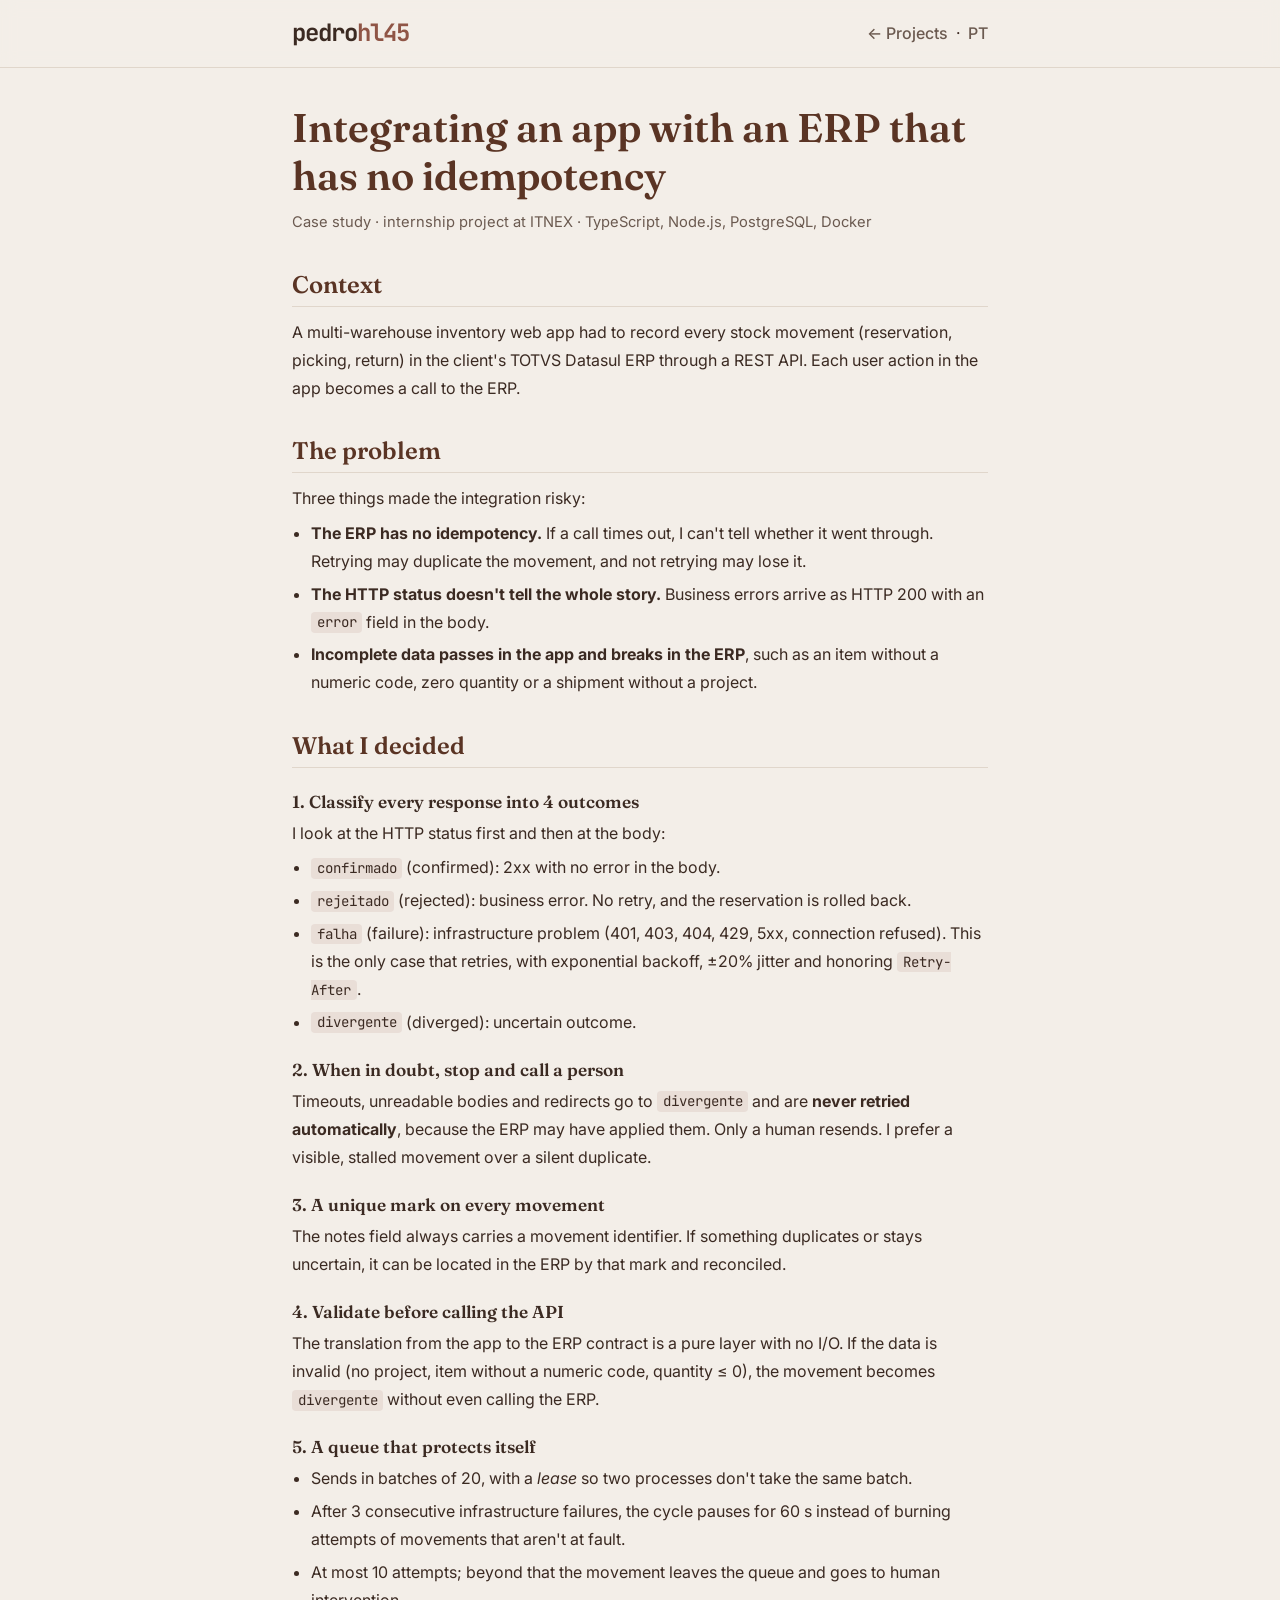
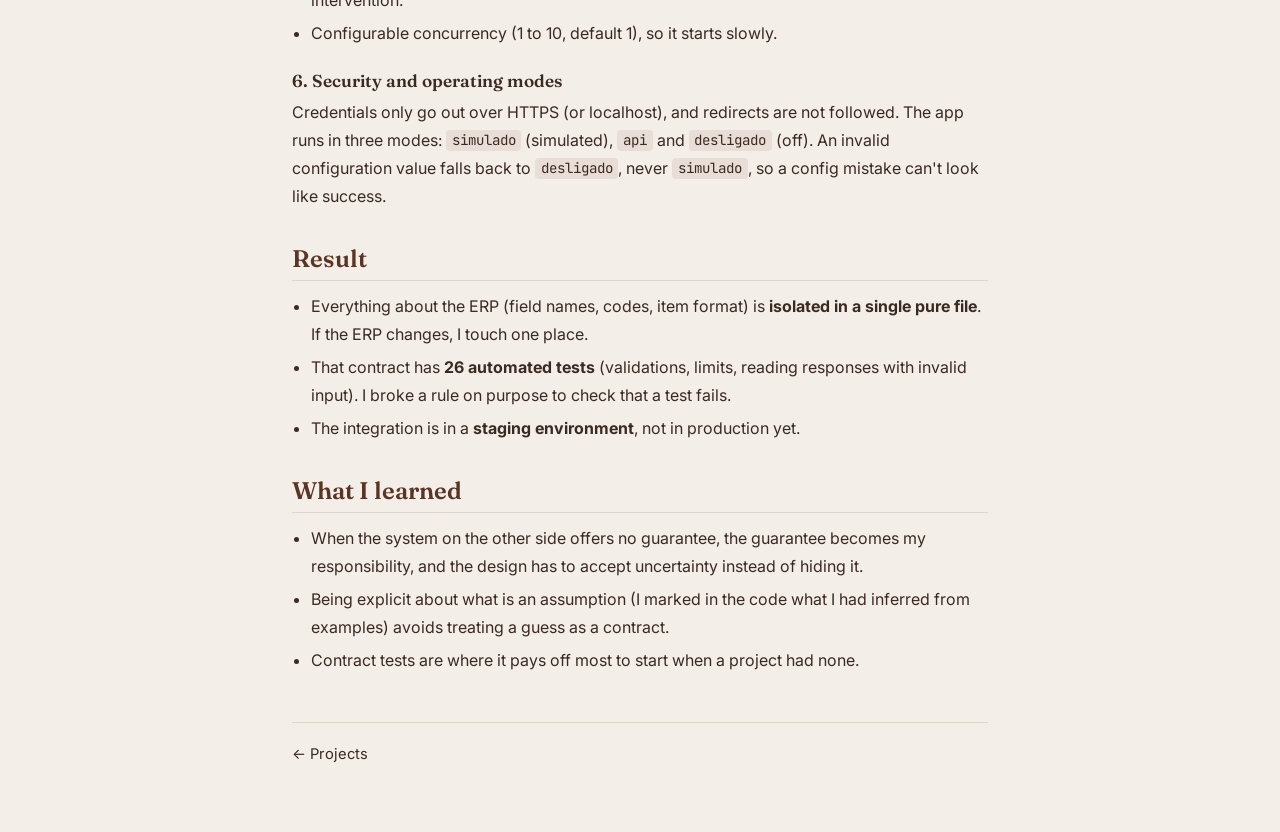
<file: casos/integracao-erp.en.html>
<!DOCTYPE html>
<html lang="en">
<head>
<meta charset="UTF-8">
<meta name="viewport" content="width=device-width, initial-scale=1.0">
<title>Integrating an app with an ERP that has no idempotency | Pedro Henrique Cabral Leite</title>
<meta name="description" content="Case study: how I integrated an inventory app with a TOTVS Datasul ERP that has no idempotency, classifying responses, avoiding duplicates and protecting the send queue.">
<meta name="theme-color" content="#f3eee8" media="(prefers-color-scheme: light)">
<meta name="theme-color" content="#17120f" media="(prefers-color-scheme: dark)">
<link rel="alternate" hreflang="pt-BR" href="https://pedrohl45.github.io/casos/integracao-erp.html">
<link rel="alternate" hreflang="en" href="https://pedrohl45.github.io/casos/integracao-erp.en.html">
<link rel="canonical" href="https://pedrohl45.github.io/casos/integracao-erp.en.html">
<meta property="og:type" content="article">
<meta property="og:title" content="Integrating an app with an ERP that has no idempotency">
<meta property="og:description" content="Case study: how I integrated an inventory app with a TOTVS Datasul ERP that has no idempotency, classifying responses, avoiding duplicates and protecting the send queue.">
<link rel="preconnect" href="https://fonts.googleapis.com">
<link rel="preconnect" href="https://fonts.gstatic.com" crossorigin>
<link href="https://fonts.googleapis.com/css2?family=Fraunces:opsz,wght@9..144,500;9..144,600&family=Inter:wght@400;500;600;700&family=JetBrains+Mono:wght@400;700&display=swap" rel="stylesheet">
<link rel="stylesheet" href="../style.css?v=20261117">
<script>
(function () {
  var t = null;
  try { t = localStorage.getItem('theme'); } catch (e) {}
  if (t !== 'light' && t !== 'dark') {
    t = window.matchMedia && window.matchMedia('(prefers-color-scheme: dark)').matches ? 'dark' : 'light';
  }
  document.documentElement.setAttribute('data-theme', t);
})();
</script>
<style>
.case{max-width:46rem;margin:0 auto;padding:6.5rem 1.25rem 4rem}
.case-top{position:fixed;top:0;left:0;right:0;z-index:10;background:var(--nav-scrolled);backdrop-filter:blur(8px);border-bottom:1px solid var(--border-color)}
.case-top div{max-width:46rem;margin:0 auto;padding:.9rem 1.25rem;display:flex;justify-content:space-between;align-items:center}
.case-top a{color:var(--text-muted);text-decoration:none;font-weight:500}
.case-top a:hover{color:var(--primary)}
.case-top .logo{font-family:var(--font-mono,monospace);font-weight:700;color:var(--text-main)}
.case-top .logo span{color:var(--primary)}
.case h1{font-family:var(--font-display);color:var(--heading);font-size:clamp(1.8rem,5vw,2.5rem);line-height:1.2;margin-bottom:.6rem}
.case .meta{color:var(--text-muted);font-size:.92rem;margin-bottom:2.2rem}
.case h2{font-family:var(--font-display);color:var(--heading);font-size:1.5rem;margin:2.2rem 0 .7rem;padding-bottom:.4rem;border-bottom:1px solid var(--border-color)}
.case h3{color:var(--text-main);font-size:1.08rem;margin:1.5rem 0 .4rem}
.case p,.case li{color:var(--text-main);line-height:1.75}
.case ul{margin:.4rem 0 .6rem 1.2rem}
.case li{margin:.3rem 0}
.case code{font-family:var(--font-mono,monospace);font-size:.88em;background:var(--primary-soft);padding:.1em .4em;border-radius:.25rem}
.case .foot{margin-top:3rem;padding-top:1.2rem;border-top:1px solid var(--border-color);color:var(--text-muted);font-size:.92rem}
</style>
</head>
<body>
<header class="case-top"><div>
<a class="logo" href="../">pedro<span>hl45</span></a>
<span><a href="../#projetos">← Projects</a> &nbsp;·&nbsp; <a href="integracao-erp.html" hreflang="pt-BR">PT</a></span>
</div></header>
<main class="case">
<h1>Integrating an app with an ERP that has no idempotency</h1>
<p class="meta">Case study · internship project at ITNEX · TypeScript, Node.js, PostgreSQL, Docker</p>
<h2>Context</h2>
<p>A multi-warehouse inventory web app had to record every stock movement (reservation, picking, return) in the client's TOTVS Datasul ERP through a REST API. Each user action in the app becomes a call to the ERP.</p>
<h2>The problem</h2>
<p>Three things made the integration risky:</p>
<ul><li><strong>The ERP has no idempotency.</strong> If a call times out, I can't tell whether it went through. Retrying may duplicate the movement, and not retrying may lose it.</li><li><strong>The HTTP status doesn't tell the whole story.</strong> Business errors arrive as HTTP 200 with an <code>error</code> field in the body.</li><li><strong>Incomplete data passes in the app and breaks in the ERP</strong>, such as an item without a numeric code, zero quantity or a shipment without a project.</li></ul>
<h2>What I decided</h2>
<h3>1. Classify every response into 4 outcomes</h3>
<p>I look at the HTTP status first and then at the body:</p>
<ul><li><code>confirmado</code> (confirmed): 2xx with no error in the body.</li><li><code>rejeitado</code> (rejected): business error. No retry, and the reservation is rolled back.</li><li><code>falha</code> (failure): infrastructure problem (401, 403, 404, 429, 5xx, connection refused). This is the only case that retries, with exponential backoff, ±20% jitter and honoring <code>Retry-After</code>.</li><li><code>divergente</code> (diverged): uncertain outcome.</li></ul>
<h3>2. When in doubt, stop and call a person</h3>
<p>Timeouts, unreadable bodies and redirects go to <code>divergente</code> and are <strong>never retried automatically</strong>, because the ERP may have applied them. Only a human resends. I prefer a visible, stalled movement over a silent duplicate.</p>
<h3>3. A unique mark on every movement</h3>
<p>The notes field always carries a movement identifier. If something duplicates or stays uncertain, it can be located in the ERP by that mark and reconciled.</p>
<h3>4. Validate before calling the API</h3>
<p>The translation from the app to the ERP contract is a pure layer with no I/O. If the data is invalid (no project, item without a numeric code, quantity ≤ 0), the movement becomes <code>divergente</code> without even calling the ERP.</p>
<h3>5. A queue that protects itself</h3>
<ul><li>Sends in batches of 20, with a <em>lease</em> so two processes don't take the same batch.</li><li>After 3 consecutive infrastructure failures, the cycle pauses for 60 s instead of burning attempts of movements that aren't at fault.</li><li>At most 10 attempts; beyond that the movement leaves the queue and goes to human intervention.</li><li>Configurable concurrency (1 to 10, default 1), so it starts slowly.</li></ul>
<h3>6. Security and operating modes</h3>
<p>Credentials only go out over HTTPS (or localhost), and redirects are not followed. The app runs in three modes: <code>simulado</code> (simulated), <code>api</code> and <code>desligado</code> (off). An invalid configuration value falls back to <code>desligado</code>, never <code>simulado</code>, so a config mistake can't look like success.</p>
<h2>Result</h2>
<ul><li>Everything about the ERP (field names, codes, item format) is <strong>isolated in a single pure file</strong>. If the ERP changes, I touch one place.</li><li>That contract has <strong>26 automated tests</strong> (validations, limits, reading responses with invalid input). I broke a rule on purpose to check that a test fails.</li><li>The integration is in a <strong>staging environment</strong>, not in production yet.</li></ul>
<h2>What I learned</h2>
<ul><li>When the system on the other side offers no guarantee, the guarantee becomes my responsibility, and the design has to accept uncertainty instead of hiding it.</li><li>Being explicit about what is an assumption (I marked in the code what I had inferred from examples) avoids treating a guess as a contract.</li><li>Contract tests are where it pays off most to start when a project had none.</li></ul>
<p class="foot"><a href="../#projetos">← Projects</a></p>
</main>
</body>
</html>
</file>
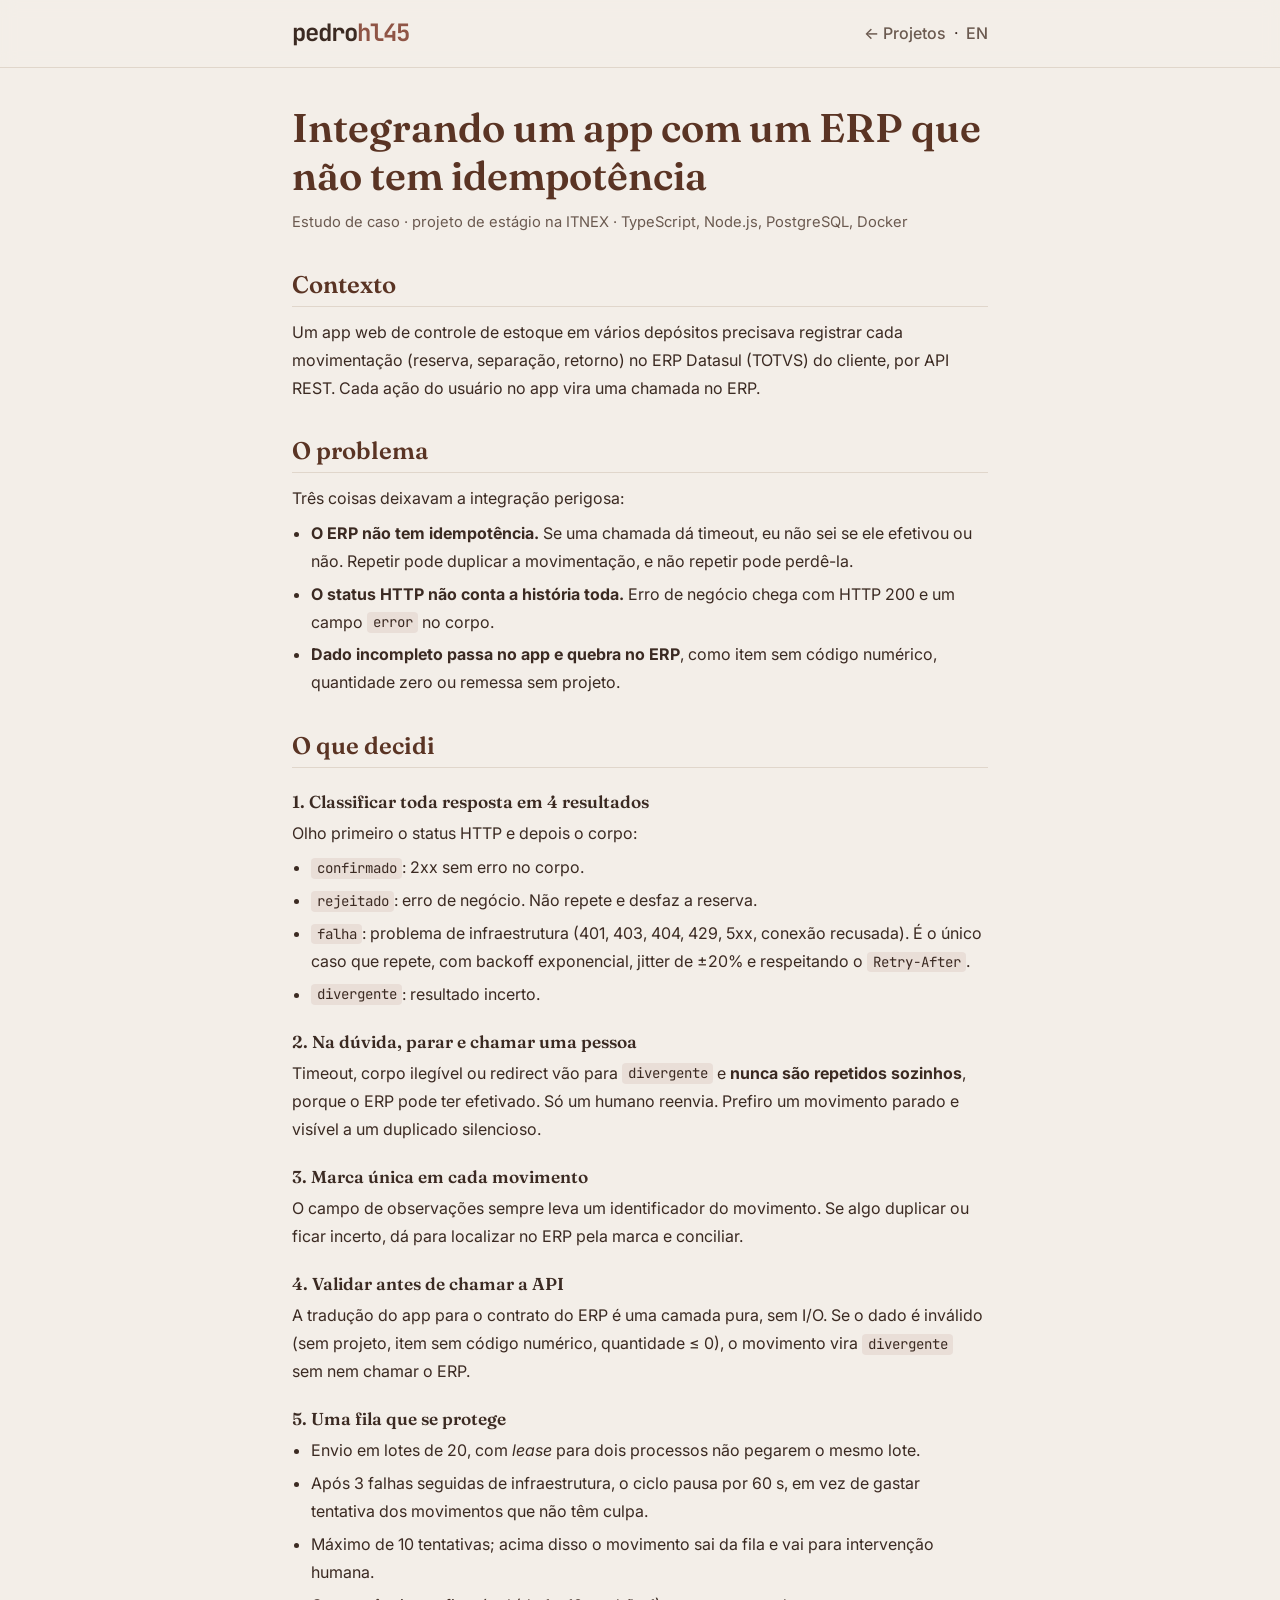
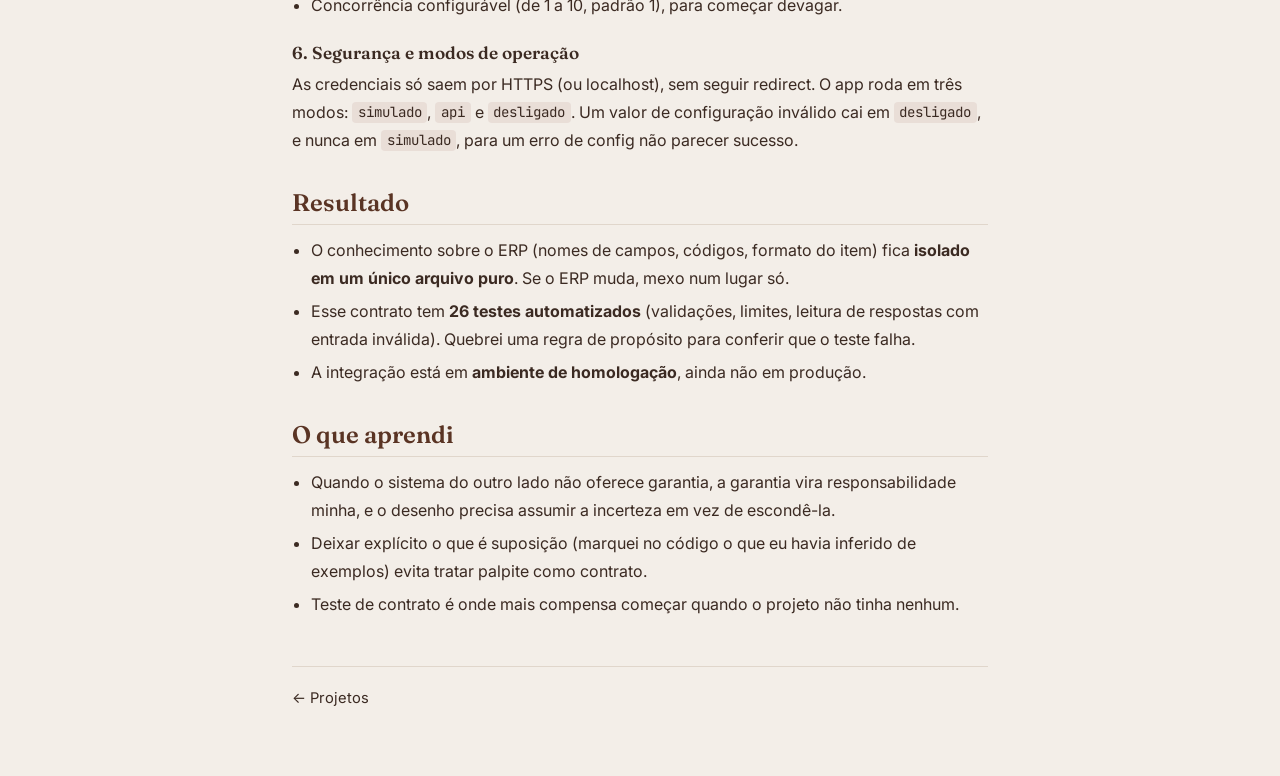
<file: casos/integracao-erp.html>
<!DOCTYPE html>
<html lang="pt-BR">
<head>
<meta charset="UTF-8">
<meta name="viewport" content="width=device-width, initial-scale=1.0">
<title>Integrando um app com um ERP que não tem idempotência | Pedro Henrique Cabral Leite</title>
<meta name="description" content="Estudo de caso: como integrei um app de estoque a um ERP Datasul (TOTVS) sem idempotência, classificando respostas, evitando duplicidade e protegendo a fila de envio.">
<meta name="theme-color" content="#f3eee8" media="(prefers-color-scheme: light)">
<meta name="theme-color" content="#17120f" media="(prefers-color-scheme: dark)">
<link rel="alternate" hreflang="pt-BR" href="https://pedrohl45.github.io/casos/integracao-erp.html">
<link rel="alternate" hreflang="en" href="https://pedrohl45.github.io/casos/integracao-erp.en.html">
<link rel="canonical" href="https://pedrohl45.github.io/casos/integracao-erp.html">
<meta property="og:type" content="article">
<meta property="og:title" content="Integrando um app com um ERP que não tem idempotência">
<meta property="og:description" content="Estudo de caso: como integrei um app de estoque a um ERP Datasul (TOTVS) sem idempotência, classificando respostas, evitando duplicidade e protegendo a fila de envio.">
<link rel="preconnect" href="https://fonts.googleapis.com">
<link rel="preconnect" href="https://fonts.gstatic.com" crossorigin>
<link href="https://fonts.googleapis.com/css2?family=Fraunces:opsz,wght@9..144,500;9..144,600&family=Inter:wght@400;500;600;700&family=JetBrains+Mono:wght@400;700&display=swap" rel="stylesheet">
<link rel="stylesheet" href="../style.css?v=20261117">
<script>
(function () {
  var t = null;
  try { t = localStorage.getItem('theme'); } catch (e) {}
  if (t !== 'light' && t !== 'dark') {
    t = window.matchMedia && window.matchMedia('(prefers-color-scheme: dark)').matches ? 'dark' : 'light';
  }
  document.documentElement.setAttribute('data-theme', t);
})();
</script>
<style>
.case{max-width:46rem;margin:0 auto;padding:6.5rem 1.25rem 4rem}
.case-top{position:fixed;top:0;left:0;right:0;z-index:10;background:var(--nav-scrolled);backdrop-filter:blur(8px);border-bottom:1px solid var(--border-color)}
.case-top div{max-width:46rem;margin:0 auto;padding:.9rem 1.25rem;display:flex;justify-content:space-between;align-items:center}
.case-top a{color:var(--text-muted);text-decoration:none;font-weight:500}
.case-top a:hover{color:var(--primary)}
.case-top .logo{font-family:var(--font-mono,monospace);font-weight:700;color:var(--text-main)}
.case-top .logo span{color:var(--primary)}
.case h1{font-family:var(--font-display);color:var(--heading);font-size:clamp(1.8rem,5vw,2.5rem);line-height:1.2;margin-bottom:.6rem}
.case .meta{color:var(--text-muted);font-size:.92rem;margin-bottom:2.2rem}
.case h2{font-family:var(--font-display);color:var(--heading);font-size:1.5rem;margin:2.2rem 0 .7rem;padding-bottom:.4rem;border-bottom:1px solid var(--border-color)}
.case h3{color:var(--text-main);font-size:1.08rem;margin:1.5rem 0 .4rem}
.case p,.case li{color:var(--text-main);line-height:1.75}
.case ul{margin:.4rem 0 .6rem 1.2rem}
.case li{margin:.3rem 0}
.case code{font-family:var(--font-mono,monospace);font-size:.88em;background:var(--primary-soft);padding:.1em .4em;border-radius:.25rem}
.case .foot{margin-top:3rem;padding-top:1.2rem;border-top:1px solid var(--border-color);color:var(--text-muted);font-size:.92rem}
</style>
</head>
<body>
<header class="case-top"><div>
<a class="logo" href="../">pedro<span>hl45</span></a>
<span><a href="../#projetos">← Projetos</a> &nbsp;·&nbsp; <a href="integracao-erp.en.html" hreflang="en">EN</a></span>
</div></header>
<main class="case">
<h1>Integrando um app com um ERP que não tem idempotência</h1>
<p class="meta">Estudo de caso · projeto de estágio na ITNEX · TypeScript, Node.js, PostgreSQL, Docker</p>
<h2>Contexto</h2>
<p>Um app web de controle de estoque em vários depósitos precisava registrar cada movimentação (reserva, separação, retorno) no ERP Datasul (TOTVS) do cliente, por API REST. Cada ação do usuário no app vira uma chamada no ERP.</p>
<h2>O problema</h2>
<p>Três coisas deixavam a integração perigosa:</p>
<ul><li><strong>O ERP não tem idempotência.</strong> Se uma chamada dá timeout, eu não sei se ele efetivou ou não. Repetir pode duplicar a movimentação, e não repetir pode perdê-la.</li><li><strong>O status HTTP não conta a história toda.</strong> Erro de negócio chega com HTTP 200 e um campo <code>error</code> no corpo.</li><li><strong>Dado incompleto passa no app e quebra no ERP</strong>, como item sem código numérico, quantidade zero ou remessa sem projeto.</li></ul>
<h2>O que decidi</h2>
<h3>1. Classificar toda resposta em 4 resultados</h3>
<p>Olho primeiro o status HTTP e depois o corpo:</p>
<ul><li><code>confirmado</code>: 2xx sem erro no corpo.</li><li><code>rejeitado</code>: erro de negócio. Não repete e desfaz a reserva.</li><li><code>falha</code>: problema de infraestrutura (401, 403, 404, 429, 5xx, conexão recusada). É o único caso que repete, com backoff exponencial, jitter de ±20% e respeitando o <code>Retry-After</code>.</li><li><code>divergente</code>: resultado incerto.</li></ul>
<h3>2. Na dúvida, parar e chamar uma pessoa</h3>
<p>Timeout, corpo ilegível ou redirect vão para <code>divergente</code> e <strong>nunca são repetidos sozinhos</strong>, porque o ERP pode ter efetivado. Só um humano reenvia. Prefiro um movimento parado e visível a um duplicado silencioso.</p>
<h3>3. Marca única em cada movimento</h3>
<p>O campo de observações sempre leva um identificador do movimento. Se algo duplicar ou ficar incerto, dá para localizar no ERP pela marca e conciliar.</p>
<h3>4. Validar antes de chamar a API</h3>
<p>A tradução do app para o contrato do ERP é uma camada pura, sem I/O. Se o dado é inválido (sem projeto, item sem código numérico, quantidade ≤ 0), o movimento vira <code>divergente</code> sem nem chamar o ERP.</p>
<h3>5. Uma fila que se protege</h3>
<ul><li>Envio em lotes de 20, com <em>lease</em> para dois processos não pegarem o mesmo lote.</li><li>Após 3 falhas seguidas de infraestrutura, o ciclo pausa por 60 s, em vez de gastar tentativa dos movimentos que não têm culpa.</li><li>Máximo de 10 tentativas; acima disso o movimento sai da fila e vai para intervenção humana.</li><li>Concorrência configurável (de 1 a 10, padrão 1), para começar devagar.</li></ul>
<h3>6. Segurança e modos de operação</h3>
<p>As credenciais só saem por HTTPS (ou localhost), sem seguir redirect. O app roda em três modos: <code>simulado</code>, <code>api</code> e <code>desligado</code>. Um valor de configuração inválido cai em <code>desligado</code>, e nunca em <code>simulado</code>, para um erro de config não parecer sucesso.</p>
<h2>Resultado</h2>
<ul><li>O conhecimento sobre o ERP (nomes de campos, códigos, formato do item) fica <strong>isolado em um único arquivo puro</strong>. Se o ERP muda, mexo num lugar só.</li><li>Esse contrato tem <strong>26 testes automatizados</strong> (validações, limites, leitura de respostas com entrada inválida). Quebrei uma regra de propósito para conferir que o teste falha.</li><li>A integração está em <strong>ambiente de homologação</strong>, ainda não em produção.</li></ul>
<h2>O que aprendi</h2>
<ul><li>Quando o sistema do outro lado não oferece garantia, a garantia vira responsabilidade minha, e o desenho precisa assumir a incerteza em vez de escondê-la.</li><li>Deixar explícito o que é suposição (marquei no código o que eu havia inferido de exemplos) evita tratar palpite como contrato.</li><li>Teste de contrato é onde mais compensa começar quando o projeto não tinha nenhum.</li></ul>
<p class="foot"><a href="../#projetos">← Projetos</a></p>
</main>
</body>
</html>
</file>
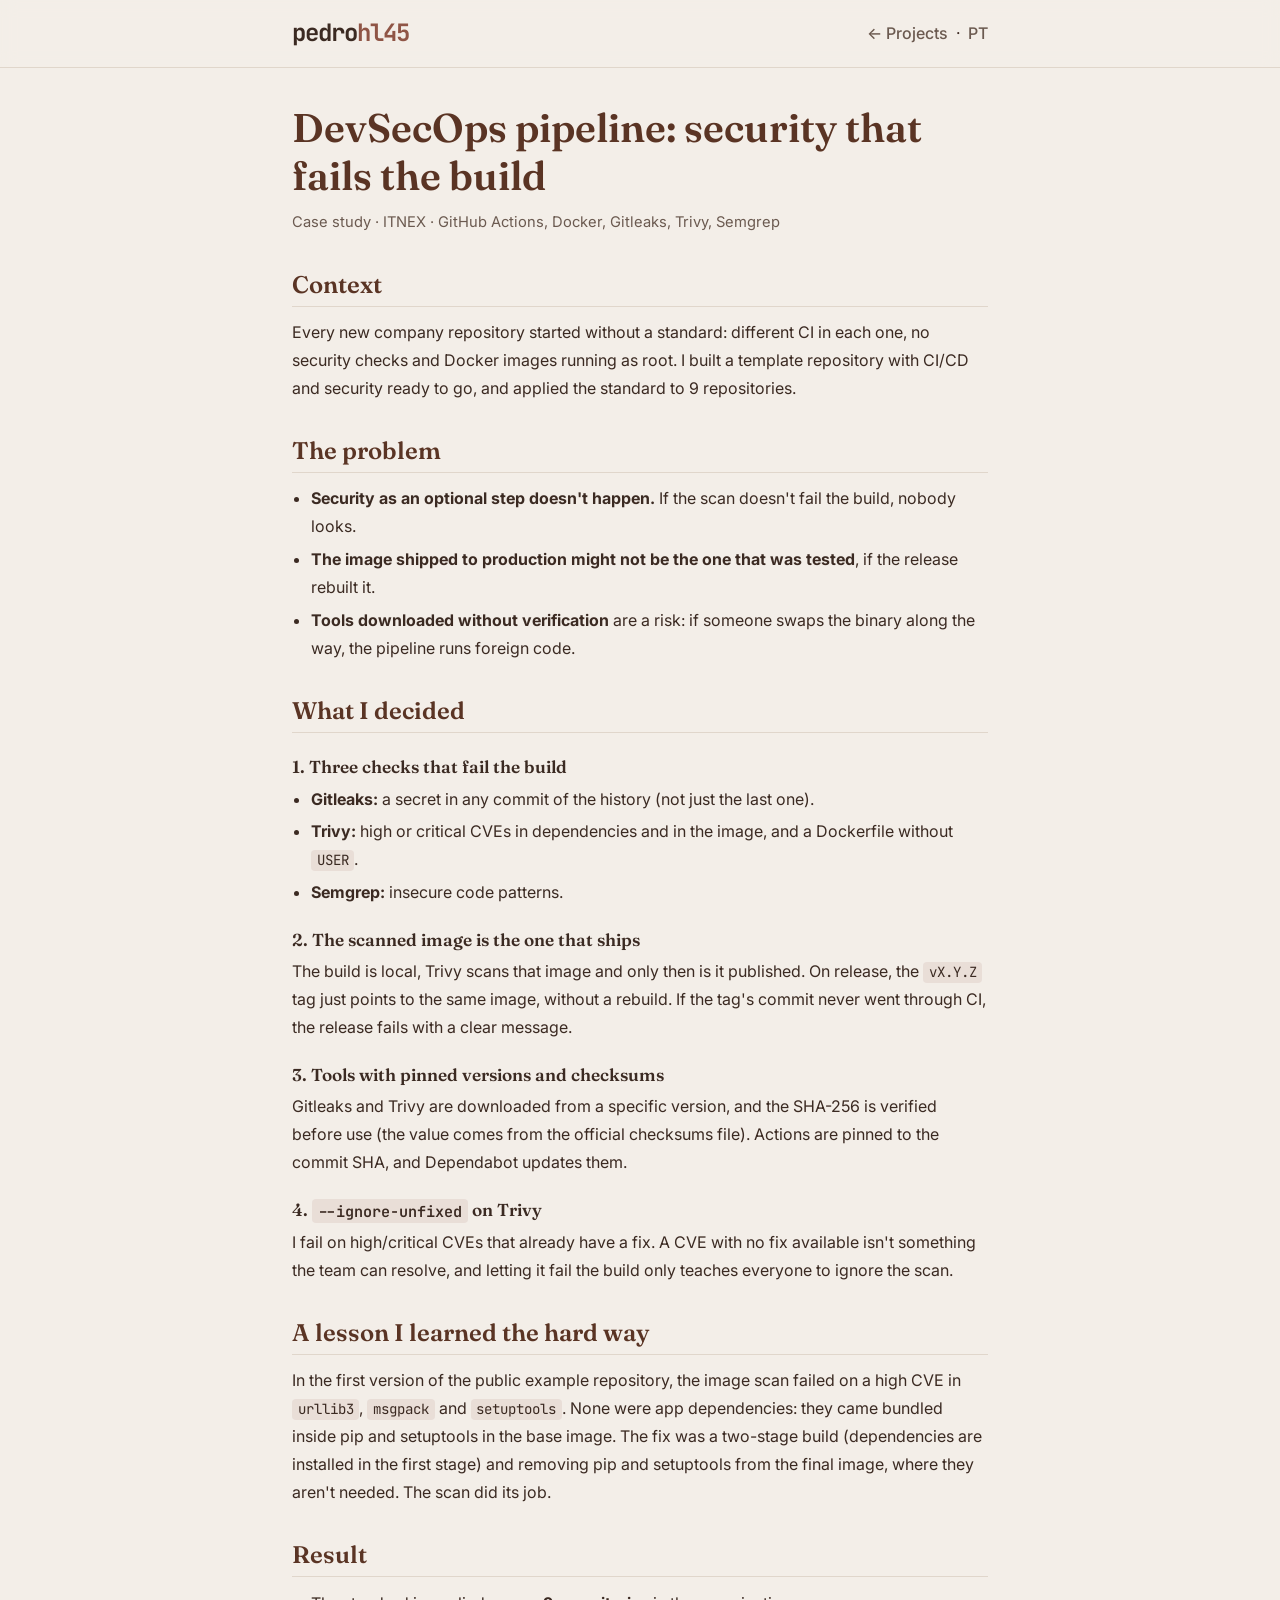
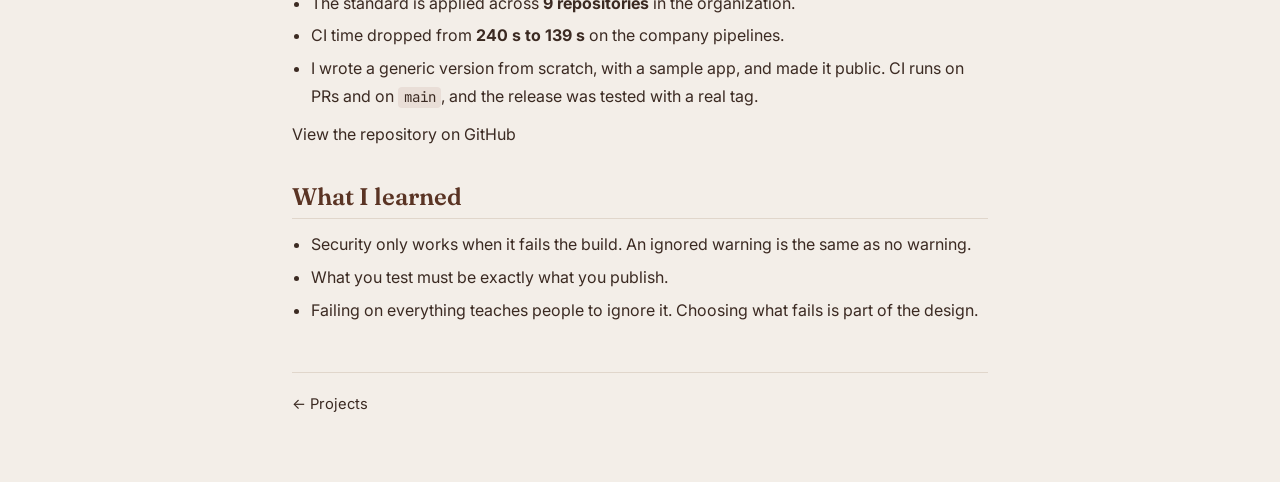
<file: casos/pipeline-devsecops.en.html>
<!DOCTYPE html>
<html lang="en">
<head>
<meta charset="UTF-8">
<meta name="viewport" content="width=device-width, initial-scale=1.0">
<title>DevSecOps pipeline: security that fails the build | Pedro Henrique Cabral Leite</title>
<meta name="description" content="Case study: how I built a CI/CD pipeline with Gitleaks, Trivy and Semgrep, and why the scanned image is the same one that ships.">
<meta name="theme-color" content="#f3eee8" media="(prefers-color-scheme: light)">
<meta name="theme-color" content="#17120f" media="(prefers-color-scheme: dark)">
<link rel="alternate" hreflang="pt-BR" href="https://pedrohl45.github.io/casos/pipeline-devsecops.html">
<link rel="alternate" hreflang="en" href="https://pedrohl45.github.io/casos/pipeline-devsecops.en.html">
<link rel="canonical" href="https://pedrohl45.github.io/casos/pipeline-devsecops.en.html">
<meta property="og:type" content="article">
<meta property="og:title" content="DevSecOps pipeline: security that fails the build">
<meta property="og:description" content="Case study: how I built a CI/CD pipeline with Gitleaks, Trivy and Semgrep, and why the scanned image is the same one that ships.">
<link rel="preconnect" href="https://fonts.googleapis.com">
<link rel="preconnect" href="https://fonts.gstatic.com" crossorigin>
<link href="https://fonts.googleapis.com/css2?family=Fraunces:opsz,wght@9..144,500;9..144,600&family=Inter:wght@400;500;600;700&family=JetBrains+Mono:wght@400;700&display=swap" rel="stylesheet">
<link rel="stylesheet" href="../style.css?v=20261117">
<script>
(function () {
  var t = null;
  try { t = localStorage.getItem('theme'); } catch (e) {}
  if (t !== 'light' && t !== 'dark') {
    t = window.matchMedia && window.matchMedia('(prefers-color-scheme: dark)').matches ? 'dark' : 'light';
  }
  document.documentElement.setAttribute('data-theme', t);
})();
</script>
<style>
.case{max-width:46rem;margin:0 auto;padding:6.5rem 1.25rem 4rem}
.case-top{position:fixed;top:0;left:0;right:0;z-index:10;background:var(--nav-scrolled);backdrop-filter:blur(8px);border-bottom:1px solid var(--border-color)}
.case-top div{max-width:46rem;margin:0 auto;padding:.9rem 1.25rem;display:flex;justify-content:space-between;align-items:center}
.case-top a{color:var(--text-muted);text-decoration:none;font-weight:500}
.case-top a:hover{color:var(--primary)}
.case-top .logo{font-family:var(--font-mono,monospace);font-weight:700;color:var(--text-main)}
.case-top .logo span{color:var(--primary)}
.case h1{font-family:var(--font-display);color:var(--heading);font-size:clamp(1.8rem,5vw,2.5rem);line-height:1.2;margin-bottom:.6rem}
.case .meta{color:var(--text-muted);font-size:.92rem;margin-bottom:2.2rem}
.case h2{font-family:var(--font-display);color:var(--heading);font-size:1.5rem;margin:2.2rem 0 .7rem;padding-bottom:.4rem;border-bottom:1px solid var(--border-color)}
.case h3{color:var(--text-main);font-size:1.08rem;margin:1.5rem 0 .4rem}
.case p,.case li{color:var(--text-main);line-height:1.75}
.case ul{margin:.4rem 0 .6rem 1.2rem}
.case li{margin:.3rem 0}
.case code{font-family:var(--font-mono,monospace);font-size:.88em;background:var(--primary-soft);padding:.1em .4em;border-radius:.25rem}
.case .foot{margin-top:3rem;padding-top:1.2rem;border-top:1px solid var(--border-color);color:var(--text-muted);font-size:.92rem}
</style>
</head>
<body>
<header class="case-top"><div>
<a class="logo" href="../">pedro<span>hl45</span></a>
<span><a href="../#projetos">← Projects</a> &nbsp;·&nbsp; <a href="pipeline-devsecops.html" hreflang="pt-BR">PT</a></span>
</div></header>
<main class="case">
<h1>DevSecOps pipeline: security that fails the build</h1>
<p class="meta">Case study · ITNEX · GitHub Actions, Docker, Gitleaks, Trivy, Semgrep</p>
<h2>Context</h2>
<p>Every new company repository started without a standard: different CI in each one, no security checks and Docker images running as root. I built a template repository with CI/CD and security ready to go, and applied the standard to 9 repositories.</p>
<h2>The problem</h2>
<ul><li><strong>Security as an optional step doesn't happen.</strong> If the scan doesn't fail the build, nobody looks.</li><li><strong>The image shipped to production might not be the one that was tested</strong>, if the release rebuilt it.</li><li><strong>Tools downloaded without verification</strong> are a risk: if someone swaps the binary along the way, the pipeline runs foreign code.</li></ul>
<h2>What I decided</h2>
<h3>1. Three checks that fail the build</h3>
<ul><li><strong>Gitleaks:</strong> a secret in any commit of the history (not just the last one).</li><li><strong>Trivy:</strong> high or critical CVEs in dependencies and in the image, and a Dockerfile without <code>USER</code>.</li><li><strong>Semgrep:</strong> insecure code patterns.</li></ul>
<h3>2. The scanned image is the one that ships</h3>
<p>The build is local, Trivy scans that image and only then is it published. On release, the <code>vX.Y.Z</code> tag just points to the same image, without a rebuild. If the tag's commit never went through CI, the release fails with a clear message.</p>
<h3>3. Tools with pinned versions and checksums</h3>
<p>Gitleaks and Trivy are downloaded from a specific version, and the SHA-256 is verified before use (the value comes from the official checksums file). Actions are pinned to the commit SHA, and Dependabot updates them.</p>
<h3>4. <code>--ignore-unfixed</code> on Trivy</h3>
<p>I fail on high/critical CVEs that already have a fix. A CVE with no fix available isn't something the team can resolve, and letting it fail the build only teaches everyone to ignore the scan.</p>
<h2>A lesson I learned the hard way</h2>
<p>In the first version of the public example repository, the image scan failed on a high CVE in <code>urllib3</code>, <code>msgpack</code> and <code>setuptools</code>. None were app dependencies: they came bundled inside pip and setuptools in the base image. The fix was a two-stage build (dependencies are installed in the first stage) and removing pip and setuptools from the final image, where they aren't needed. The scan did its job.</p>
<h2>Result</h2>
<ul><li>The standard is applied across <strong>9 repositories</strong> in the organization.</li><li>CI time dropped from <strong>240 s to 139 s</strong> on the company pipelines.</li><li>I wrote a generic version from scratch, with a sample app, and made it public. CI runs on PRs and on <code>main</code>, and the release was tested with a real tag.</li></ul>
<p><a href="https://github.com/pedrohl45/devsecops-pipeline-template" target="_blank" rel="noopener">View the repository on GitHub</a></p>
<h2>What I learned</h2>
<ul><li>Security only works when it fails the build. An ignored warning is the same as no warning.</li><li>What you test must be exactly what you publish.</li><li>Failing on everything teaches people to ignore it. Choosing what fails is part of the design.</li></ul>
<p class="foot"><a href="../#projetos">← Projects</a></p>
</main>
</body>
</html>
</file>
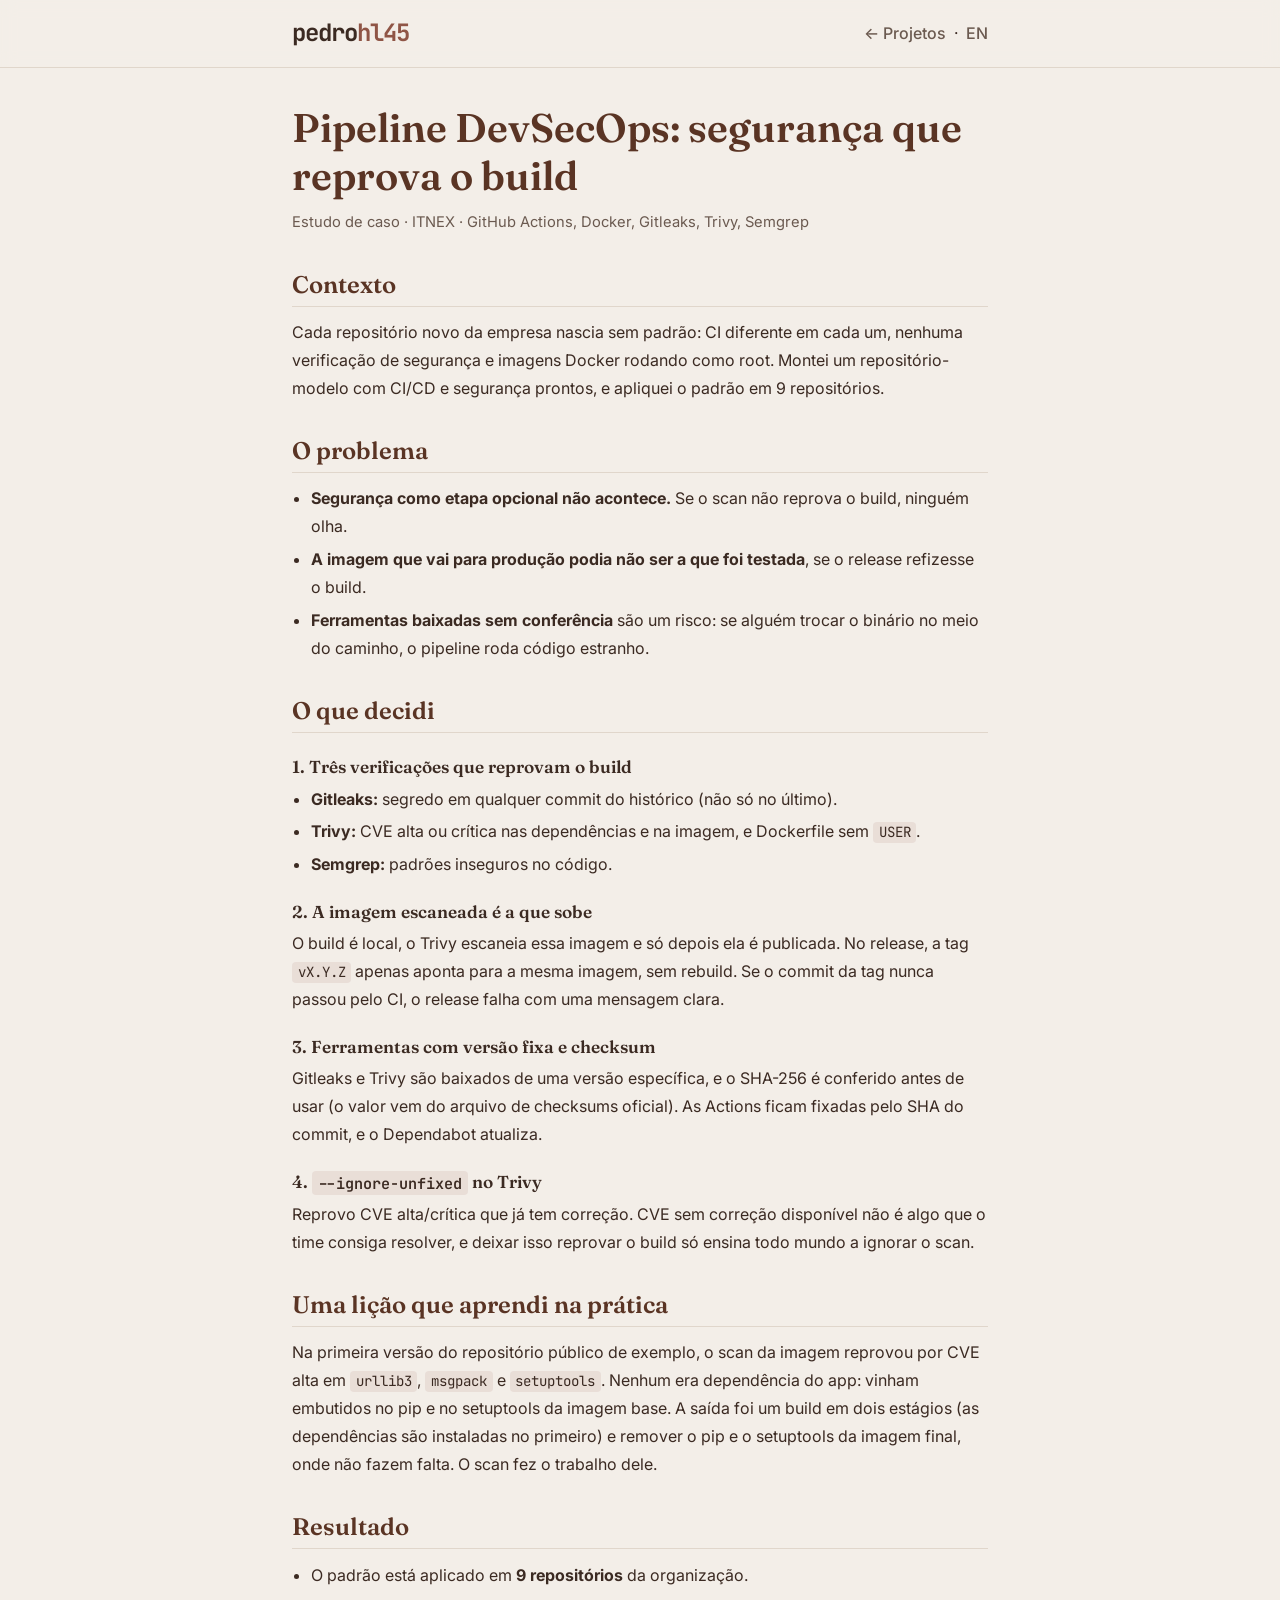
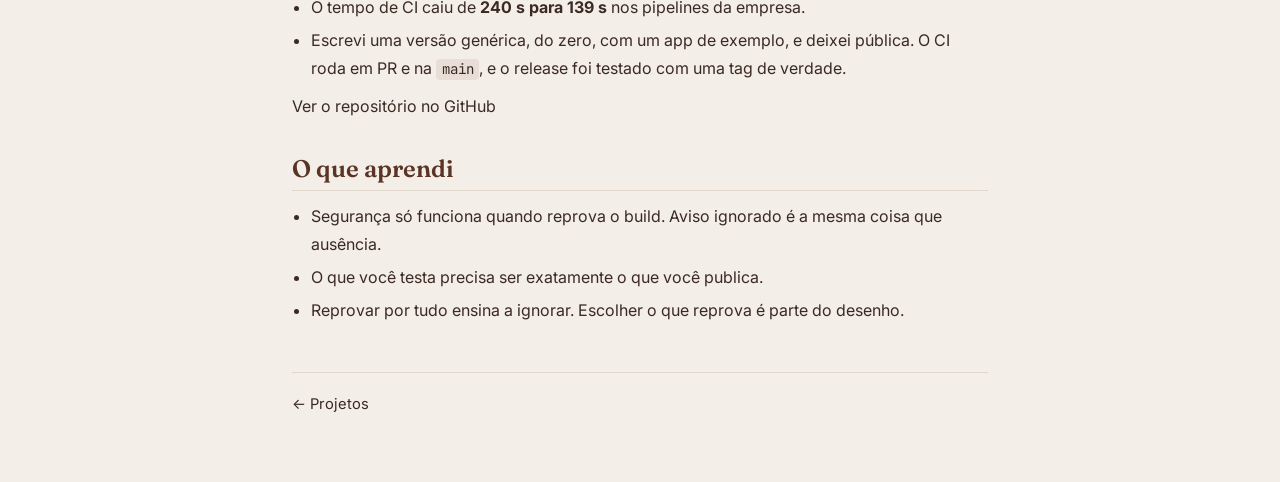
<file: casos/pipeline-devsecops.html>
<!DOCTYPE html>
<html lang="pt-BR">
<head>
<meta charset="UTF-8">
<meta name="viewport" content="width=device-width, initial-scale=1.0">
<title>Pipeline DevSecOps: segurança que reprova o build | Pedro Henrique Cabral Leite</title>
<meta name="description" content="Estudo de caso: como montei um pipeline de CI/CD com Gitleaks, Trivy e Semgrep, e por que a imagem escaneada é a mesma que vai para produção.">
<meta name="theme-color" content="#f3eee8" media="(prefers-color-scheme: light)">
<meta name="theme-color" content="#17120f" media="(prefers-color-scheme: dark)">
<link rel="alternate" hreflang="pt-BR" href="https://pedrohl45.github.io/casos/pipeline-devsecops.html">
<link rel="alternate" hreflang="en" href="https://pedrohl45.github.io/casos/pipeline-devsecops.en.html">
<link rel="canonical" href="https://pedrohl45.github.io/casos/pipeline-devsecops.html">
<meta property="og:type" content="article">
<meta property="og:title" content="Pipeline DevSecOps: segurança que reprova o build">
<meta property="og:description" content="Estudo de caso: como montei um pipeline de CI/CD com Gitleaks, Trivy e Semgrep, e por que a imagem escaneada é a mesma que vai para produção.">
<link rel="preconnect" href="https://fonts.googleapis.com">
<link rel="preconnect" href="https://fonts.gstatic.com" crossorigin>
<link href="https://fonts.googleapis.com/css2?family=Fraunces:opsz,wght@9..144,500;9..144,600&family=Inter:wght@400;500;600;700&family=JetBrains+Mono:wght@400;700&display=swap" rel="stylesheet">
<link rel="stylesheet" href="../style.css?v=20261117">
<script>
(function () {
  var t = null;
  try { t = localStorage.getItem('theme'); } catch (e) {}
  if (t !== 'light' && t !== 'dark') {
    t = window.matchMedia && window.matchMedia('(prefers-color-scheme: dark)').matches ? 'dark' : 'light';
  }
  document.documentElement.setAttribute('data-theme', t);
})();
</script>
<style>
.case{max-width:46rem;margin:0 auto;padding:6.5rem 1.25rem 4rem}
.case-top{position:fixed;top:0;left:0;right:0;z-index:10;background:var(--nav-scrolled);backdrop-filter:blur(8px);border-bottom:1px solid var(--border-color)}
.case-top div{max-width:46rem;margin:0 auto;padding:.9rem 1.25rem;display:flex;justify-content:space-between;align-items:center}
.case-top a{color:var(--text-muted);text-decoration:none;font-weight:500}
.case-top a:hover{color:var(--primary)}
.case-top .logo{font-family:var(--font-mono,monospace);font-weight:700;color:var(--text-main)}
.case-top .logo span{color:var(--primary)}
.case h1{font-family:var(--font-display);color:var(--heading);font-size:clamp(1.8rem,5vw,2.5rem);line-height:1.2;margin-bottom:.6rem}
.case .meta{color:var(--text-muted);font-size:.92rem;margin-bottom:2.2rem}
.case h2{font-family:var(--font-display);color:var(--heading);font-size:1.5rem;margin:2.2rem 0 .7rem;padding-bottom:.4rem;border-bottom:1px solid var(--border-color)}
.case h3{color:var(--text-main);font-size:1.08rem;margin:1.5rem 0 .4rem}
.case p,.case li{color:var(--text-main);line-height:1.75}
.case ul{margin:.4rem 0 .6rem 1.2rem}
.case li{margin:.3rem 0}
.case code{font-family:var(--font-mono,monospace);font-size:.88em;background:var(--primary-soft);padding:.1em .4em;border-radius:.25rem}
.case .foot{margin-top:3rem;padding-top:1.2rem;border-top:1px solid var(--border-color);color:var(--text-muted);font-size:.92rem}
</style>
</head>
<body>
<header class="case-top"><div>
<a class="logo" href="../">pedro<span>hl45</span></a>
<span><a href="../#projetos">← Projetos</a> &nbsp;·&nbsp; <a href="pipeline-devsecops.en.html" hreflang="en">EN</a></span>
</div></header>
<main class="case">
<h1>Pipeline DevSecOps: segurança que reprova o build</h1>
<p class="meta">Estudo de caso · ITNEX · GitHub Actions, Docker, Gitleaks, Trivy, Semgrep</p>
<h2>Contexto</h2>
<p>Cada repositório novo da empresa nascia sem padrão: CI diferente em cada um, nenhuma verificação de segurança e imagens Docker rodando como root. Montei um repositório-modelo com CI/CD e segurança prontos, e apliquei o padrão em 9 repositórios.</p>
<h2>O problema</h2>
<ul><li><strong>Segurança como etapa opcional não acontece.</strong> Se o scan não reprova o build, ninguém olha.</li><li><strong>A imagem que vai para produção podia não ser a que foi testada</strong>, se o release refizesse o build.</li><li><strong>Ferramentas baixadas sem conferência</strong> são um risco: se alguém trocar o binário no meio do caminho, o pipeline roda código estranho.</li></ul>
<h2>O que decidi</h2>
<h3>1. Três verificações que reprovam o build</h3>
<ul><li><strong>Gitleaks:</strong> segredo em qualquer commit do histórico (não só no último).</li><li><strong>Trivy:</strong> CVE alta ou crítica nas dependências e na imagem, e Dockerfile sem <code>USER</code>.</li><li><strong>Semgrep:</strong> padrões inseguros no código.</li></ul>
<h3>2. A imagem escaneada é a que sobe</h3>
<p>O build é local, o Trivy escaneia essa imagem e só depois ela é publicada. No release, a tag <code>vX.Y.Z</code> apenas aponta para a mesma imagem, sem rebuild. Se o commit da tag nunca passou pelo CI, o release falha com uma mensagem clara.</p>
<h3>3. Ferramentas com versão fixa e checksum</h3>
<p>Gitleaks e Trivy são baixados de uma versão específica, e o SHA-256 é conferido antes de usar (o valor vem do arquivo de checksums oficial). As Actions ficam fixadas pelo SHA do commit, e o Dependabot atualiza.</p>
<h3>4. <code>--ignore-unfixed</code> no Trivy</h3>
<p>Reprovo CVE alta/crítica que já tem correção. CVE sem correção disponível não é algo que o time consiga resolver, e deixar isso reprovar o build só ensina todo mundo a ignorar o scan.</p>
<h2>Uma lição que aprendi na prática</h2>
<p>Na primeira versão do repositório público de exemplo, o scan da imagem reprovou por CVE alta em <code>urllib3</code>, <code>msgpack</code> e <code>setuptools</code>. Nenhum era dependência do app: vinham embutidos no pip e no setuptools da imagem base. A saída foi um build em dois estágios (as dependências são instaladas no primeiro) e remover o pip e o setuptools da imagem final, onde não fazem falta. O scan fez o trabalho dele.</p>
<h2>Resultado</h2>
<ul><li>O padrão está aplicado em <strong>9 repositórios</strong> da organização.</li><li>O tempo de CI caiu de <strong>240 s para 139 s</strong> nos pipelines da empresa.</li><li>Escrevi uma versão genérica, do zero, com um app de exemplo, e deixei pública. O CI roda em PR e na <code>main</code>, e o release foi testado com uma tag de verdade.</li></ul>
<p><a href="https://github.com/pedrohl45/devsecops-pipeline-template" target="_blank" rel="noopener">Ver o repositório no GitHub</a></p>
<h2>O que aprendi</h2>
<ul><li>Segurança só funciona quando reprova o build. Aviso ignorado é a mesma coisa que ausência.</li><li>O que você testa precisa ser exatamente o que você publica.</li><li>Reprovar por tudo ensina a ignorar. Escolher o que reprova é parte do desenho.</li></ul>
<p class="foot"><a href="../#projetos">← Projetos</a></p>
</main>
</body>
</html>
</file>
<file: style.css>
/* Paleta café: creme, areia, ardósia, terracota e café.
   Tema claro é o padrão; o escuro ("espresso") vem do sistema ou do botão. */
:root,
:root[data-theme="light"] {
    color-scheme: light;
    --bg-color: #f3eee8;
    --bg-secondary: #ebe4dc;
    --bg-card: #faf7f3;
    --bg-card-hover: #f1ebe4;
    --primary: #8f5546;
    --primary-hover: #74412f;
    --primary-soft: rgba(168, 124, 111, 0.14);
    --primary-glow: rgba(168, 124, 111, 0.28);
    --slate: #96a4a9;
    --slate-text: #56686e;
    --slate-soft: rgba(150, 164, 169, 0.16);
    --slate-border: rgba(150, 164, 169, 0.45);
    --heading: #5a3424;
    --text-main: #3b2a22;
    --text-muted: #6b5a50;
    --border-color: #e0d6cb;
    --border-color-hover: rgba(143, 85, 70, 0.45);
    --btn-text: #fdfaf6;
    --nav-scrolled: rgba(243, 238, 232, 0.92);
    --shadow: rgba(59, 42, 34, 0.12);
    --hero-glow: rgba(150, 164, 169, 0.22);
    --radius-md: 0.375rem;
    --radius-lg: 0.75rem;
    --transition: all 0.3s ease;
    --font-display: 'Fraunces', Georgia, serif;
    --font-body: 'Inter', system-ui, sans-serif;
    --font-mono: 'JetBrains Mono', ui-monospace, monospace;
}

:root[data-theme="dark"] {
    color-scheme: dark;
    --bg-color: #17120f;
    --bg-secondary: #1d1714;
    --bg-card: #241c18;
    --bg-card-hover: #2c231e;
    --primary: #d39d90;
    --primary-hover: #e6b8ab;
    --primary-soft: rgba(211, 157, 144, 0.12);
    --primary-glow: rgba(211, 157, 144, 0.22);
    --slate: #96a4a9;
    --slate-text: #9fb0b6;
    --slate-soft: rgba(150, 164, 169, 0.12);
    --slate-border: rgba(150, 164, 169, 0.3);
    --heading: #f1ebe4;
    --text-main: #e6ddd3;
    --text-muted: #a8998f;
    --border-color: #3a2e28;
    --border-color-hover: rgba(211, 157, 144, 0.45);
    --btn-text: #17120f;
    --nav-scrolled: rgba(23, 18, 15, 0.92);
    --shadow: rgba(0, 0, 0, 0.45);
    --hero-glow: rgba(150, 164, 169, 0.08);
}

* {
    margin: 0;
    padding: 0;
    box-sizing: border-box;
}

html {
    scroll-behavior: smooth;
    scroll-padding-top: 80px;
}

body {
    background-color: var(--bg-color);
    color: var(--text-main);
    font-family: var(--font-body);
    line-height: 1.6;
    -webkit-font-smoothing: antialiased;
    -moz-osx-font-smoothing: grayscale;
    transition: background-color 0.3s ease, color 0.3s ease;
}

h1, h2, h3, h4, h5, h6 {
    font-family: var(--font-body);
    font-weight: 700;
    color: var(--heading);
    line-height: 1.2;
}

h1, h2, h3 {
    font-family: var(--font-display);
    font-weight: 600;
    font-optical-sizing: auto;
}

a {
    color: var(--text-main);
    text-decoration: none;
    transition: var(--transition);
}

img {
    max-width: 100%;
    display: block;
}

.section-container {
    max-width: 1200px;
    margin: 0 auto;
    padding: 6rem 2rem;
}

.section-title {
    font-size: 2.6rem;
    margin: 0 auto 3rem auto;
    text-align: center;
    position: relative;
    width: -moz-fit-content;
    width: fit-content;
    display: block;
}

.section-title::after {
    content: '';
    position: absolute;
    bottom: -12px;
    left: 50%;
    transform: translateX(-50%);
    width: 60px;
    height: 2px;
    background-color: var(--slate);
    border-radius: 2px;
}

.highlight {
    color: var(--primary);
}

.btn {
    display: inline-flex;
    align-items: center;
    justify-content: center;
    padding: 0.75rem 1.5rem;
    border-radius: var(--radius-md);
    font-weight: 600;
    cursor: pointer;
    transition: var(--transition);
    border: none;
    font-family: inherit;
    font-size: 1rem;
}

.btn-primary {
    background-color: var(--primary);
    color: var(--btn-text);
}

.btn-primary:hover {
    background-color: var(--primary-hover);
    box-shadow: 0 6px 18px var(--primary-glow);
    transform: translateY(-2px);
}

.w-100 {
    width: 100%;
}

.navbar {
    position: fixed;
    top: 0;
    left: 0;
    width: 100%;
    z-index: 1000;
    transition: background-color 0.3s ease, border-bottom 0.3s ease, padding 0.3s ease;
    padding: 1.5rem 0;
    border-bottom: 1px solid transparent;
}

.navbar.scrolled {
    background-color: var(--nav-scrolled);
    backdrop-filter: blur(10px);
    border-bottom: 1px solid var(--border-color);
    padding: 1rem 0;
}

.nav-container {
    max-width: 1200px;
    margin: 0 auto;
    padding: 0 2rem;
    display: flex;
    justify-content: space-between;
    align-items: center;
}

.logo {
    font-family: var(--font-mono);
    font-size: 1.5rem;
    font-weight: 700;
    color: var(--heading);
    letter-spacing: -1px;
}

.logo span {
    color: var(--primary);
}

.nav-links {
    display: flex;
    list-style: none;
    gap: 2rem;
}

.nav-links a {
    font-size: 0.95rem;
    font-weight: 500;
    color: var(--text-muted);
}

.nav-links a:hover,
.nav-links a.active {
    color: var(--primary);
}

.mobile-menu-btn {
    display: none;
    background: none;
    border: none;
    color: var(--text-main);
    cursor: pointer;
}

.hero {
    min-height: 100vh;
    display: flex;
    align-items: center;
    position: relative;
    overflow: hidden;
    background-image: radial-gradient(circle at 72% 32%, var(--hero-glow) 0%, transparent 55%);
}

.hero-content {
    max-width: 1200px;
    margin: 0 auto;
    padding: 8rem 2rem 4rem;
    display: flex;
    align-items: center;
    justify-content: space-between;
    gap: 4rem;
    width: 100%;
}

.hero-text {
    flex: 1;
    max-width: 600px;
}

.hero-text h1 {
    font-size: clamp(3rem, 5vw, 4.5rem);
    margin-bottom: 0.75rem;
    letter-spacing: -0.5px;
    line-height: 1.1;
}

.hero-text h2 {
    font-size: clamp(1.1rem, 2vw, 1.35rem);
    color: var(--slate-text);
    font-weight: 500;
    margin-bottom: 1.5rem;
    font-family: var(--font-mono);
    letter-spacing: 0.04em;
}

.hero-text p {
    font-size: 1.1rem;
    color: var(--text-muted);
    margin-bottom: 2.5rem;
}

.hero-cta {
    display: flex;
    align-items: center;
    gap: 1.5rem;
}

.social-links-hero {
    display: flex;
    gap: 1rem;
}

.social-links-hero a {
    color: var(--text-muted);
    transition: var(--transition);
}

.social-links-hero a:hover {
    color: var(--primary);
    transform: translateY(-2px);
}

.hero-image {
    flex: 1;
    display: flex;
    justify-content: center;
}

.image-wrapper {
    position: relative;
    width: 320px;
    height: 320px;
    border-radius: 50%;
    padding: 10px;
    background: linear-gradient(135deg, var(--primary) 0%, var(--slate) 100%);
}

.image-wrapper img {
    width: 100%;
    height: 100%;
    object-fit: cover;
    border-radius: 50%;
    border: 4px solid var(--bg-color);
}

.glow-effect {
    box-shadow: 0 0 40px var(--primary-glow);
    animation: pulse 4s ease-in-out infinite alternate;
}

@keyframes pulse {
    0% { box-shadow: 0 0 24px var(--primary-glow); }
    100% { box-shadow: 0 0 48px var(--primary-glow); }
}

.sobre {
    background-color: var(--bg-secondary);
}

.sobre-content {
    display: grid;
    grid-template-columns: 3fr 1fr;
    gap: 4rem;
    align-items: center;
}

.sobre-text p {
    margin-bottom: 1rem;
    font-size: 1.1rem;
    color: var(--text-muted);
}

.sobre-text strong {
    color: var(--text-main);
}

.sobre-stats {
    display: flex;
    flex-direction: column;
    gap: 1.5rem;
}

.stat-card {
    background-color: var(--bg-card);
    border: 1px solid var(--border-color);
    border-radius: var(--radius-lg);
    padding: 1.5rem;
    text-align: center;
    transition: var(--transition);
}

.stat-card:hover {
    border-color: var(--border-color-hover);
    transform: translateY(-2px);
}

.stat-card i,
.stat-card svg {
    color: var(--primary);
    width: 32px;
    height: 32px;
    margin-bottom: 0.5rem;
}

.stat-card h3 {
    font-size: 2rem;
    margin-bottom: 0.25rem;
}

.stat-card p {
    font-size: 0.9rem;
    color: var(--text-muted);
}

.skills-grid {
    display: grid;
    grid-template-columns: repeat(2, 1fr);
    gap: 2rem;
}

.skill-category {
    background-color: var(--bg-card);
    border: 1px solid var(--border-color);
    border-radius: var(--radius-lg);
    padding: 2rem;
}

.skill-category h3 {
    font-size: 1.3rem;
    margin-bottom: 1.5rem;
    color: var(--primary);
    border-bottom: 1px solid var(--border-color);
    padding-bottom: 0.75rem;
}

.skill-items {
    display: grid;
    grid-template-columns: repeat(auto-fill, minmax(100px, 1fr));
    gap: 1.5rem;
}

.skill-item {
    display: flex;
    flex-direction: column;
    align-items: center;
    gap: 0.75rem;
    padding: 1rem;
    border-radius: var(--radius-md);
    transition: var(--transition);
    text-align: center;
}

.skill-item:hover {
    background-color: var(--bg-card-hover);
    transform: translateY(-3px);
}

/* Ícones monocromáticos: mesmos ícones, todos no tom da paleta. */
.skill-item i {
    font-size: 3rem;
    color: var(--primary);
}

.skill-item svg {
    width: 3rem;
    height: 3rem;
    color: var(--primary);
}

.skill-item span {
    font-size: 0.9rem;
    font-weight: 500;
}

.projetos {
    background-color: var(--bg-secondary);
}

.projects-grid {
    display: grid;
    grid-template-columns: repeat(auto-fit, minmax(280px, 1fr));
    gap: 2rem;
}

.project-card {
    background-color: var(--bg-card);
    border: 1px solid var(--border-color);
    border-radius: var(--radius-lg);
    overflow: hidden;
    transition: all 0.4s ease;
    display: flex;
    flex-direction: column;
}

.project-card:hover {
    transform: translateY(-6px);
    border-color: var(--border-color-hover);
    box-shadow: 0 12px 30px var(--shadow);
}

.project-content {
    padding: 2rem;
    display: flex;
    flex-direction: column;
    height: 100%;
}

.project-content h3 {
    font-size: 1.5rem;
    margin-bottom: 1rem;
}

.project-desc {
    color: var(--text-muted);
    font-size: 0.95rem;
    margin-bottom: 1.5rem;
    flex-grow: 1;
}

.project-tags {
    display: flex;
    flex-wrap: wrap;
    gap: 0.5rem;
    margin-bottom: 1.5rem;
}

.tag {
    font-family: var(--font-mono);
    font-size: 0.8rem;
    background-color: var(--slate-soft);
    color: var(--slate-text);
    padding: 0.25rem 0.75rem;
    border-radius: 100px;
    border: 1px solid var(--slate-border);
}

.project-links {
    display: flex;
    gap: 1rem;
}

.btn-icon {
    display: inline-flex;
    align-items: center;
    gap: 0.5rem;
    font-size: 0.9rem;
    font-weight: 600;
    color: var(--text-main);
}

.btn-icon i,
.btn-icon svg {
    width: 18px;
    height: 18px;
}

.btn-icon:hover {
    color: var(--primary);
}

.projects-group-title {
    font-family: var(--font-mono);
    font-size: 0.95rem;
    font-weight: 700;
    letter-spacing: 0.08em;
    text-transform: uppercase;
    color: var(--slate-text);
    margin: 0 0 1.5rem;
}

.projects-grid + .projects-group-title {
    margin-top: 4rem;
}

.project-private {
    display: inline-flex;
    align-items: center;
    gap: 0.5rem;
    font-size: 0.85rem;
    color: var(--text-muted);
}

.project-private i,
.project-private svg {
    width: 16px;
    height: 16px;
    flex-shrink: 0;
}

.timeline-content .timeline-project {
    margin-top: 1rem;
    margin-bottom: 1.25rem;
}

.timeline-content .timeline-project strong {
    color: var(--text-main);
}

.timeline-content .project-tags {
    margin-bottom: 1.25rem;
}

.timeline {
    position: relative;
    max-width: 800px;
    margin: 0 auto;
}

.timeline::before {
    content: '';
    position: absolute;
    top: 0;
    bottom: 0;
    left: 20px;
    width: 2px;
    background-color: var(--border-color);
}

.timeline-item {
    position: relative;
    padding-left: 60px;
    margin-bottom: 3rem;
}

.timeline-item:last-child {
    margin-bottom: 0;
}

.timeline-dot {
    position: absolute;
    left: 14px;
    top: 5px;
    width: 14px;
    height: 14px;
    border-radius: 50%;
    background-color: var(--primary);
    border: 3px solid var(--bg-color);
    box-shadow: 0 0 0 4px var(--primary-soft);
}

.timeline-content {
    background-color: var(--bg-card);
    border: 1px solid var(--border-color);
    border-radius: var(--radius-lg);
    padding: 1.5rem;
    transition: var(--transition);
}

.timeline-content:hover {
    border-color: var(--border-color-hover);
}

.timeline-date {
    display: inline-block;
    font-family: var(--font-mono);
    font-size: 0.85rem;
    color: var(--primary);
    margin-bottom: 0.5rem;
}

.timeline-content h3 {
    font-size: 1.3rem;
    margin-bottom: 0.25rem;
}

.timeline-content h4 {
    font-size: 1rem;
    color: var(--text-muted);
    font-weight: 500;
    margin-bottom: 1rem;
}

.timeline-content p {
    color: var(--text-muted);
    font-size: 0.95rem;
}

.contato {
    background-color: var(--bg-secondary);
}

.contato-wrapper {
    display: grid;
    grid-template-columns: 1fr;
    gap: 4rem;
    background-color: var(--bg-card);
    border: 1px solid var(--border-color);
    border-radius: var(--radius-lg);
    padding: 4rem;
}

.contato-info > p {
    color: var(--text-muted);
}

.contact-links {
    display: flex;
    flex-direction: column;
    gap: 1rem;
}

.contact-card {
    display: flex;
    align-items: center;
    gap: 1rem;
    padding: 1rem 1.5rem;
    background-color: var(--bg-secondary);
    border: 1px solid var(--border-color);
    border-radius: var(--radius-md);
}

.contact-card:hover {
    border-color: var(--border-color-hover);
    transform: translateY(-4px);
}

.contact-icon {
    background-color: var(--primary-soft);
    color: var(--primary);
    padding: 0.75rem;
    border-radius: 50%;
    display: flex;
    flex-shrink: 0;
}

.contact-icon svg {
    width: 24px;
    height: 24px;
}

.contact-details {
    display: flex;
    flex-direction: column;
}

.contact-details span {
    font-size: 0.85rem;
    color: var(--text-muted);
}

.contact-details strong {
    font-size: 1rem;
    font-weight: 600;
    overflow-wrap: anywhere;
}

footer {
    text-align: center;
    padding: 3rem 2rem;
    border-top: 1px solid var(--border-color);
    background-color: var(--bg-color);
}

.footer-content {
    max-width: 1200px;
    margin: 0 auto;
    display: flex;
    flex-direction: column;
    align-items: center;
    gap: 1rem;
}

.footer-content p {
    color: var(--text-muted);
    font-size: 0.95rem;
}

.footer-ornament {
    color: var(--slate);
    font-size: 0.9rem;
    letter-spacing: 0.3em;
}

/* Botões flutuantes: tema (sol/lua) e idioma (PT/EN). */
.site-controls {
    position: fixed;
    right: max(1.25rem, env(safe-area-inset-right, 0px));
    bottom: max(1.25rem, env(safe-area-inset-bottom, 0px));
    z-index: 1100;
    display: flex;
    flex-direction: column;
    gap: 0.6rem;
}

.control-btn {
    width: 46px;
    height: 46px;
    display: inline-flex;
    align-items: center;
    justify-content: center;
    border-radius: 50%;
    border: 1px solid var(--border-color);
    background-color: var(--bg-card);
    color: var(--primary);
    box-shadow: 0 6px 18px var(--shadow);
    cursor: pointer;
    transition: var(--transition);
    font-family: var(--font-mono);
    font-size: 0.8rem;
    font-weight: 700;
    letter-spacing: 0.04em;
}

.control-btn:hover {
    border-color: var(--border-color-hover);
    transform: translateY(-2px);
}

.control-btn:focus-visible {
    outline: 2px solid var(--primary);
    outline-offset: 3px;
}

.control-btn svg {
    width: 20px;
    height: 20px;
}

.control-btn .icon-sun,
.control-btn .icon-moon {
    display: inline-flex;
}

:root[data-theme="light"] .control-btn .icon-sun,
:root[data-theme="dark"] .control-btn .icon-moon {
    display: none;
}

.fade-in {
    opacity: 0;
    transform: translateY(30px);
    transition: opacity 0.8s ease, transform 0.8s ease;
}

.fade-in.visible {
    opacity: 1;
    transform: translateY(0);
}

@media (prefers-reduced-motion: reduce) {
    html { scroll-behavior: auto; }
    .fade-in { opacity: 1; transform: none; transition: none; }
    .glow-effect { animation: none; }
}

@media (max-width: 1024px) {
    .skills-grid {
        grid-template-columns: repeat(2, 1fr);
    }
}

@media (max-width: 992px) {
    .hero-content {
        flex-direction: column-reverse;
        text-align: center;
        padding-top: 6rem;
    }

    .hero-text {
        display: flex;
        flex-direction: column;
        align-items: center;
    }

    .sobre-content {
        grid-template-columns: 1fr;
    }

    .sobre-stats {
        flex-direction: row;
        justify-content: center;
        flex-wrap: wrap;
    }

    .stat-card {
        flex: 1;
        min-width: 150px;
    }

    .contato-wrapper {
        padding: 2rem;
    }
}

body { overflow-x: hidden; }

@media (max-width: 768px) {
    .section-container {
        padding: 4rem 1.25rem;
    }

    .mobile-menu-btn {
        display: block;
    }

    .nav-links {
        position: fixed;
        top: 0;
        right: -100%;
        height: 100vh;
        width: 70%;
        max-width: 300px;
        background-color: var(--bg-secondary);
        border-left: 1px solid var(--border-color);
        flex-direction: column;
        justify-content: center;
        align-items: center;
        transition: right 0.3s ease;
        box-shadow: -10px 0 30px var(--shadow);
    }

    .nav-links.active {
        right: 0;
    }

    .skills-grid,
    .projects-grid {
        grid-template-columns: 1fr;
    }

    .sobre-content {
        grid-template-columns: 1fr;
        text-align: center;
    }

    .hero-text h1 {
        font-size: 2.5rem;
    }

    .hero-content {
        padding-top: 6rem;
    }

    .section-title {
        font-size: 2.2rem;
    }

    .timeline::before {
        left: 10px;
    }

    .timeline-item {
        padding-left: 40px;
    }

    .timeline-dot {
        left: 4px;
        width: 12px;
        height: 12px;
    }

    .image-wrapper {
        width: 250px;
        height: 250px;
    }

    .contato-wrapper {
        padding: 2rem 1.5rem;
    }

    .site-controls {
        gap: 0.5rem;
    }

    .control-btn {
        width: 42px;
        height: 42px;
    }
}


.projetos .section-container .projects-intro {
    color: var(--text-muted);
    max-width: 44rem;
    margin: 0 auto 2.6rem;
    text-align: center;
    line-height: 1.7;
}
.projetos .section-container .projects-more {
    margin-top: 2.2rem;
    color: var(--text-muted);
    text-align: center;
    line-height: 1.7;
}
.projects-more a {
    color: var(--primary);
    font-weight: 500;
}
.projects-more a:hover {
    text-decoration: underline;
}
/* o rótulo "código privado" ocupa a linha toda; os botões vão embaixo sem quebrar o texto */
.project-links {
    flex-wrap: wrap;
}
.project-links .project-private {
    flex-basis: 100%;
}
.project-links .btn-icon {
    white-space: nowrap;
}
</file>
